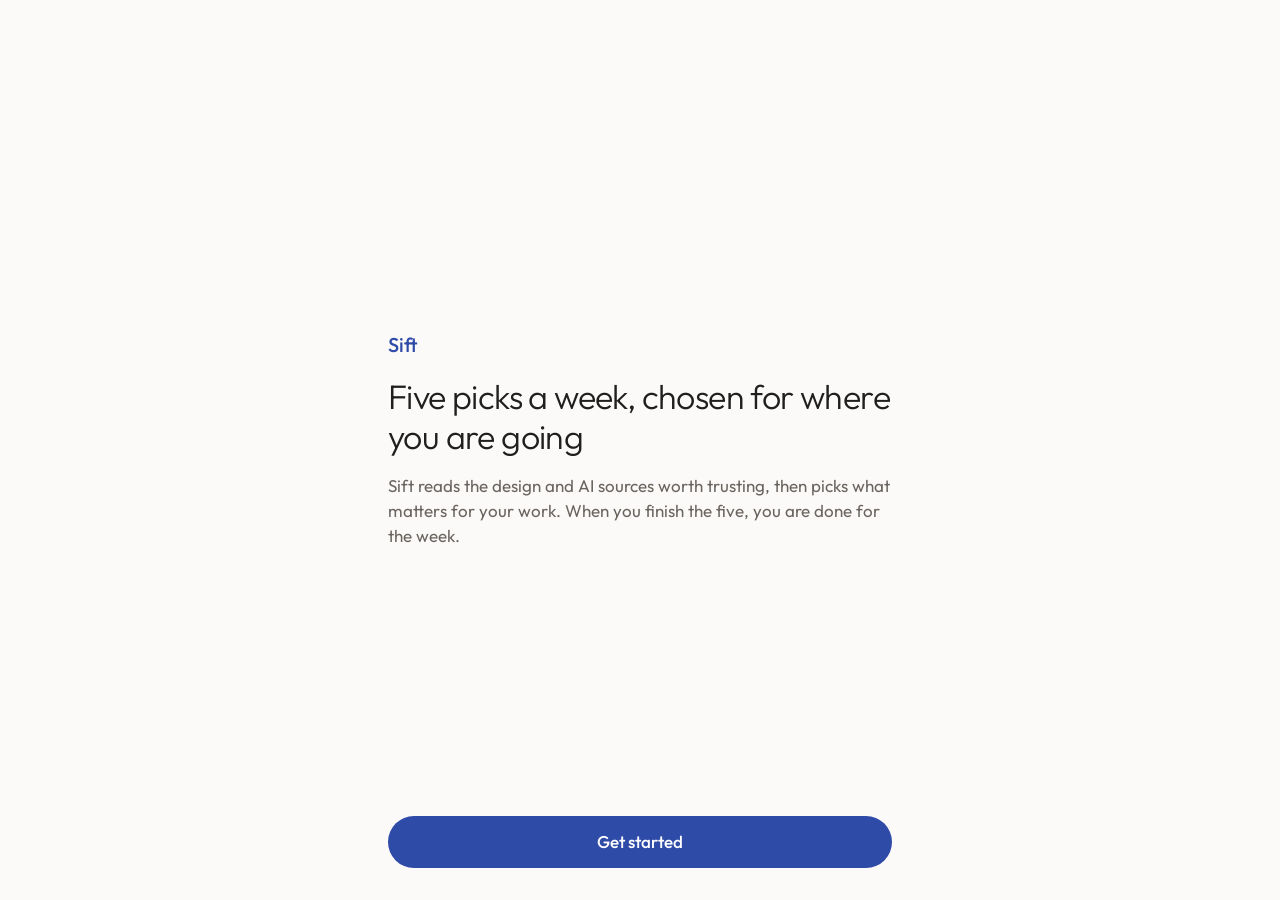
<file: index.html>
<!doctype html>
<html lang="en">
<head>
<meta charset="utf-8">
<meta name="viewport" content="width=device-width, initial-scale=1, viewport-fit=cover">
<title>Sift</title>
<meta name="description" content="Five design and AI reads a week, chosen for where you are going.">
<meta name="apple-mobile-web-app-capable" content="yes">
<meta name="mobile-web-app-capable" content="yes">
<meta name="apple-mobile-web-app-title" content="Sift">
<meta name="apple-mobile-web-app-status-bar-style" content="default">
<meta name="theme-color" content="#FCFAF8">
<link rel="apple-touch-icon" href="icon-180.png">
<link rel="icon" type="image/svg+xml" href="icon.svg">
<link rel="manifest" href="manifest.json">
<link rel="preconnect" href="https://fonts.googleapis.com">
<link rel="stylesheet" href="https://fonts.googleapis.com/css2?family=Outfit:wght@300;400;500&display=swap">
<link rel="stylesheet" href="design-system/tokens.css?v=2">
<style>
/* Colours, type and sizes come from design-system/tokens.css. Only app values live here. */
:root { --st: env(safe-area-inset-top, 0px); --sb: env(safe-area-inset-bottom, 0px); }
* { box-sizing: border-box; -webkit-tap-highlight-color: transparent; }
html, body { margin: 0; background: var(--bg); }
body { font-family: var(--font-sans); color: var(--ink); -webkit-font-smoothing: antialiased; }
button, input { font-family: inherit; }
a { color: var(--blue-text); }
:focus { outline: none; }
html.kbd :focus-visible { outline: 2px solid var(--primary); outline-offset: 2px; border-radius: 6px; }
.sr { position: absolute; width: 1px; height: 1px; overflow: hidden; clip: rect(0 0 0 0); white-space: nowrap; }

.screen { min-height: 100dvh; max-width: 560px; margin: 0 auto; display: flex; flex-direction: column; padding: calc(var(--top) + var(--st)) var(--gutter) calc(32px + var(--sb)); }
.screen.flow { padding-top: calc(56px + var(--st)); }
.screen.tabs { padding-bottom: calc(var(--size-nav) + 32px + var(--sb)); }
.grow { flex-grow: 1; }
h1 { margin: 0; color: var(--ink); }
.sub { margin: 6px 0 0; color: var(--muted); }
.lead-line { margin: 8px 0 0; color: var(--muted); }

.topbar { height: var(--size-round); display: flex; align-items: center; justify-content: space-between; flex-shrink: 0; }
.round { width: var(--size-round); height: var(--size-round); border-radius: var(--radius-pill); background: var(--chip); color: var(--ink); display: flex; align-items: center; justify-content: center; border: 0; text-decoration: none; cursor: pointer; flex-shrink: 0; }

.picks { margin-top: 16px; display: flex; flex-direction: column; }
.pickrow { text-decoration: none; color: inherit; display: flex; align-items: center; gap: 12px; padding: var(--row-pad) 0; border-bottom: 1px solid var(--line); }
.pickrow:last-child { border-bottom: 0; }
.pickrow .body { flex: 1; display: flex; flex-direction: column; gap: 6px; min-width: 0; }
.meta { display: flex; align-items: center; gap: var(--space-2); flex-wrap: wrap; color: var(--muted); }
.pickrow.read .t { color: var(--muted); }
.tagp { display: inline-flex; align-items: center; gap: 4px; padding: 2px 8px 2px 6px; border-radius: var(--radius-pill); background: var(--chip); color: var(--tag-text); }
.end { margin: 24px 0 0; text-align: center; color: var(--muted); }
.note { margin: 12px 0 0; padding: 12px 14px; border-radius: var(--radius-field); background: var(--tint); color: var(--tag-text); }
.tinted { padding: 18px 20px 20px; border-radius: var(--radius-block); background: var(--tint); }
.gistline { margin: 16px 0 0; padding: 16px 20px; border-radius: var(--radius-block); background: var(--tint); color: var(--ink); }
.pickrow { align-items: flex-start; }
.pickrow .chev { margin-top: 4px; }
.pickrow .g { color: var(--muted); }
.pickrow.read .g { color: var(--muted); }
.srclink { color: var(--blue-text); text-decoration: none; display: inline-flex; align-items: center; gap: 2px; }
.points.full { list-style: none; padding: 0; gap: 24px; margin-top: 12px; }
.points.full h3 { margin: 0 0 6px; font-weight: 500; }
.points.full p { margin: 0; }
.orig { margin: 16px auto 0; padding: 12px; color: var(--blue-text); text-decoration: none; display: inline-flex; align-items: center; gap: 6px; }

.btn { height: var(--size-button); flex-shrink: 0; border-radius: var(--radius-pill); display: flex; align-items: center; justify-content: center; text-decoration: none; cursor: pointer; width: 100%; }
.btn.primary { background: var(--primary); color: #fff; border: 0; }
.btn.secondary { background: var(--surface); color: var(--ink); border: 1px solid var(--border); font-weight: 400; }
.btn[disabled] { opacity: .4; cursor: default; }
.stack { display: flex; flex-direction: column; gap: var(--space-3); margin-top: var(--space-4); }

.options { margin-top: 20px; display: flex; flex-direction: column; }
.opt { all: unset; min-height: var(--size-option); padding: 10px 0; display: flex; align-items: center; gap: 12px; cursor: pointer; border-bottom: 1px solid var(--line); }
.opt:last-child { border-bottom: 0; }
html.kbd .opt:focus-visible { outline: 2px solid var(--primary); outline-offset: 2px; }
.opt .body { flex: 1; display: flex; flex-direction: column; gap: 2px; }
.opt[aria-checked="true"] .name { font-weight: 500; }
.seg { height: 44px; border-radius: var(--radius-pill); background: var(--chip); padding: 4px; display: grid; grid-template-columns: repeat(3, minmax(0, 1fr)); gap: 4px; }
.seg button { border: 0; border-radius: var(--radius-pill); background: transparent; color: var(--muted); cursor: pointer; }
.seg button[aria-checked="true"] { background: var(--surface); color: var(--ink); font-weight: 500; }
.label { display: block; color: var(--muted); }
.chips { display: flex; flex-wrap: wrap; gap: var(--space-2); margin-top: 10px; }
.chipb { height: var(--size-chip); padding: 0 14px 0 10px; border-radius: var(--radius-pill); display: inline-flex; align-items: center; gap: 6px; cursor: pointer; background: var(--surface); border: 1px solid var(--border); color: var(--ink); }
.chipb[aria-pressed="true"] { background: var(--soft); border-color: var(--soft); color: var(--blue-text); font-weight: 500; }
.field { margin-top: 10px; height: 48px; width: 100%; border-radius: var(--radius-field); border: 1px solid var(--border); background: var(--surface); padding: 0 16px; font-size: 17px; color: var(--ink); }

.section { margin-top: var(--space-4); }
.section h2 { margin: 0; color: var(--muted); font-weight: 500; }
.section h2.blue { color: var(--blue-text); }
.section p { margin: 8px 0 0; }
.points { margin: 8px 0 0; padding: 0 0 0 20px; display: flex; flex-direction: column; gap: 10px; }
.hair { height: 1px; background: var(--line); margin-top: var(--space-4); }

.rows { margin-top: 12px; display: flex; flex-direction: column; }
.row { text-decoration: none; color: inherit; display: flex; align-items: center; gap: 12px; min-height: 56px; padding: 10px 0; border-bottom: 1px solid var(--line); background: none; border-left: 0; border-right: 0; border-top: 0; text-align: left; width: 100%; cursor: pointer; font: inherit; }
.row:last-child { border-bottom: 0; }
.row .body { flex: 1; display: flex; flex-direction: column; gap: 2px; min-width: 0; }
.row .val { color: var(--muted); }
.danger { margin: 32px auto 0; background: none; border: 0; color: var(--danger); cursor: pointer; padding: 12px; }

nav.tabbar { position: fixed; left: 0; right: 0; bottom: 0; background: var(--bg); padding-bottom: var(--sb); z-index: 10; }
nav.tabbar .in { max-width: 560px; margin: 0 auto; height: var(--size-nav); padding: 0 var(--gutter); display: flex; align-items: center; justify-content: space-between; }
nav.tabbar a { width: 96px; height: 52px; display: flex; flex-direction: column; align-items: center; justify-content: center; gap: 3px; color: var(--muted); text-decoration: none; }
nav.tabbar a[aria-current="page"] { color: var(--blue-text); font-weight: 500; }

.welcome .mark { color: var(--primary); font-size: 20px; line-height: 24px; font-weight: 500; letter-spacing: -0.2px; }
.welcome h1 { margin-top: 20px; }
.welcome p { margin: 16px 0 0; color: var(--muted); }
.loading { color: var(--muted); padding: 120px 28px; text-align: center; }
</style>
</head>
<body>
<main id="app"><p class="loading small">Loading this week</p></main>
<nav class="tabbar" id="tabbar" aria-label="Main" hidden></nav>

<script type="module">
import { pickFive, recommendTopics } from './pick.js?v=2'

const ICON = {
  back: '<svg aria-hidden="true" width="20" height="20" viewBox="0 0 24 24" fill="none" stroke="currentColor" stroke-width="2" stroke-linecap="round" stroke-linejoin="round"><path d="M15 5l-7 7 7 7"/></svg>',
  chev: '<svg aria-hidden="true" width="14" height="14" viewBox="0 0 24 24" fill="none" stroke="var(--muted)" stroke-width="1.6" stroke-linecap="round" stroke-linejoin="round" style="flex-shrink:0"><path d="M9 5l7 7-7 7"/></svg>',
  read: '<svg role="img" aria-label="Read" width="20" height="20" viewBox="0 0 24 24" fill="none" stroke="var(--primary)" stroke-width="1.8" stroke-linecap="round" stroke-linejoin="round" style="flex-shrink:0"><circle cx="12" cy="12" r="9"/><path d="M8 12.5l2.5 2.5L16 9.5"/></svg>',
  try: '<svg aria-hidden="true" width="12" height="12" viewBox="0 0 24 24" fill="none" stroke="currentColor" stroke-width="2" stroke-linecap="round" stroke-linejoin="round"><path d="M5.5 4.5l13 7-5.5 1.8L11 19.5z"/></svg>',
  know: '<svg aria-hidden="true" width="12" height="12" viewBox="0 0 24 24" fill="none" stroke="currentColor" stroke-width="2" stroke-linecap="round" stroke-linejoin="round"><path d="M2 12s3.5-6 10-6 10 6 10 6-3.5 6-10 6S2 12 2 12z"/><circle cx="12" cy="12" r="2.5"/></svg>',
  on: '<svg aria-hidden="true" width="24" height="24" viewBox="0 0 24 24" style="flex-shrink:0"><circle cx="12" cy="12" r="11" fill="var(--primary)"/><path d="M7.5 12.5l3 3 6-6.5" fill="none" stroke="#fff" stroke-width="2" stroke-linecap="round" stroke-linejoin="round"/></svg>',
  off: '<svg aria-hidden="true" width="24" height="24" viewBox="0 0 24 24" style="flex-shrink:0"><circle cx="12" cy="12" r="10.5" fill="none" stroke="var(--ring)" stroke-width="1.5"/></svg>',
  check: '<svg aria-hidden="true" width="16" height="16" viewBox="0 0 24 24" fill="none" stroke="currentColor" stroke-width="2.2" stroke-linecap="round" stroke-linejoin="round"><path d="M5 12.5l4.5 4.5L19 7.5"/></svg>',
  plus: '<svg aria-hidden="true" width="16" height="16" viewBox="0 0 24 24" fill="none" stroke="currentColor" stroke-width="2" stroke-linecap="round"><path d="M12 5v14M5 12h14"/></svg>',
  ext: '<svg aria-hidden="true" width="12" height="12" viewBox="0 0 24 24" fill="none" stroke="currentColor" stroke-width="2" stroke-linecap="round" stroke-linejoin="round"><path d="M7 17L17 7M9 7h8v8"/></svg>',
  week: '<svg aria-hidden="true" width="22" height="22" viewBox="0 0 24 24" fill="none" stroke="currentColor" stroke-width="1.6" stroke-linecap="round" stroke-linejoin="round"><path d="M4 6h16M4 12h16M4 18h10"/></svg>',
  past: '<svg aria-hidden="true" width="22" height="22" viewBox="0 0 24 24" fill="none" stroke="currentColor" stroke-width="1.6" stroke-linecap="round" stroke-linejoin="round"><rect x="3" y="4" width="18" height="5" rx="1.5"/><path d="M5 9v9a2 2 0 0 0 2 2h10a2 2 0 0 0 2-2V9M10 13h4"/></svg>',
  gear: '<svg aria-hidden="true" width="22" height="22" viewBox="0 0 24 24" fill="none" stroke="currentColor" stroke-width="1.6" stroke-linecap="round" stroke-linejoin="round"><circle cx="12" cy="12" r="3"/><path d="M19.4 15a1.7 1.7 0 0 0 .3 1.8l.1.1a2 2 0 1 1-2.8 2.8l-.1-.1a1.7 1.7 0 0 0-1.8-.3 1.7 1.7 0 0 0-1 1.5V21a2 2 0 1 1-4 0v-.1a1.7 1.7 0 0 0-1.1-1.5 1.7 1.7 0 0 0-1.8.3l-.1.1a2 2 0 1 1-2.8-2.8l.1-.1a1.7 1.7 0 0 0 .3-1.8 1.7 1.7 0 0 0-1.5-1H3a2 2 0 1 1 0-4h.1a1.7 1.7 0 0 0 1.5-1.1 1.7 1.7 0 0 0-.3-1.8l-.1-.1a2 2 0 1 1 2.8-2.8l.1.1a1.7 1.7 0 0 0 1.8.3H9a1.7 1.7 0 0 0 1-1.5V3a2 2 0 1 1 4 0v.1a1.7 1.7 0 0 0 1 1.5 1.7 1.7 0 0 0 1.8-.3l.1-.1a2 2 0 1 1 2.8 2.8l-.1.1a1.7 1.7 0 0 0-.3 1.8V9a1.7 1.7 0 0 0 1.5 1H21a2 2 0 1 1 0 4h-.1a1.7 1.7 0 0 0-1.5 1z"/></svg>'
}
const YEARS = [['under3', 'Under 3'], ['3to8', '3 to 8'], ['over8', 'Over 8']]

// Saved on the phone. Wrapped so a private window or a full disk never breaks the app.
const KEY = 'sift.v1'
let state = { user: null, read: {}, picks: {} }
try { state = { ...state, ...JSON.parse(localStorage.getItem(KEY) || '{}') } } catch {}
const save = () => { try { localStorage.setItem(KEY, JSON.stringify(state)) } catch {} }

const esc = (s) => String(s ?? '').replace(/[&<>"']/g, (c) => ({ '&': '&amp;', '<': '&lt;', '>': '&gt;', '"': '&quot;', "'": '&#39;' }[c]))
const app = document.getElementById('app')
const tabbar = document.getElementById('tabbar')
let meta, index, latest
const weeks = {}
let draft = null

async function getJSON(url) {
  const res = await fetch(url, { cache: 'no-cache' })
  if (!res.ok) throw new Error(url)
  return res.json()
}
async function loadWeek(id) {
  if (id === 'latest' || id === latest.week) return latest
  if (!weeks[id]) weeks[id] = await getJSON(`data/weeks/${id}.json`)
  return weeks[id]
}

// Dates
const MONTHS = ['Jan', 'Feb', 'Mar', 'Apr', 'May', 'Jun', 'Jul', 'Aug', 'Sep', 'Oct', 'Nov', 'Dec']
function weekRange(pool) {
  if (pool.sample) return 'Sample week'
  const start = new Date(pool.created)
  const day = (start.getUTCDay() + 6) % 7
  start.setUTCDate(start.getUTCDate() - day)
  const end = new Date(start); end.setUTCDate(start.getUTCDate() + 6)
  const a = `${MONTHS[start.getUTCMonth()]} ${start.getUTCDate()}`
  const b = start.getUTCMonth() === end.getUTCMonth() ? `${end.getUTCDate()}` : `${MONTHS[end.getUTCMonth()]} ${end.getUTCDate()}`
  return `${a} to ${b}`
}

function picksFor(pool) {
  if (!state.picks[pool.week]) { state.picks[pool.week] = pickFive(pool, state.user, meta); save() }
  return state.picks[pool.week]
}
const isRead = (week, id) => !!state.read[week]?.[id]
const readCount = (pool) => picksFor(pool).filter((p) => isRead(pool.week, p.id)).length
function setRead(week, id, on) {
  state.read[week] = state.read[week] || {}
  if (on) state.read[week][id] = true; else delete state.read[week][id]
  save()
}

function tabs(current) {
  if (!current) { tabbar.hidden = true; return }
  tabbar.hidden = false
  const t = (href, key, label, icon) => `<a href="${href}" class="tab"${current === key ? ' aria-current="page"' : ''}>${icon}${label}</a>`
  tabbar.innerHTML = `<div class="in">${t('#/week', 'week', 'This week', ICON.week)}${t('#/past', 'past', 'Past weeks', ICON.past)}${t('#/settings', 'settings', 'Settings', ICON.gear)}</div>`
}
const tag = (kind) => `<span class="tagp tag">${kind === 'try' ? ICON.try + 'Try it' : ICON.know + 'Know it'}</span>`

// Screens
function viewWelcome() {
  tabs(null)
  app.innerHTML = `<div class="screen welcome">
    <div class="grow"></div>
    <span class="mark">Sift</span>
    <h1 class="hero">Five picks a week, chosen for where you are going</h1>
    <p class="body">Sift reads the design and AI sources worth trusting, then picks what matters for your work. When you finish the five, you are done for the week.</p>
    <div class="grow"></div>
    <a class="btn primary button" href="#/role">Get started</a>
  </div>`
}

function startDraft() {
  if (!draft) draft = state.user ? JSON.parse(JSON.stringify(state.user)) : { role: null, years: null, goal: null, topics: null, keywords: [] }
}
function step(n, back, edit) {
  return `<div class="topbar"><a class="round" href="${back}" aria-label="Back">${ICON.back}</a>${edit ? '' : `<span class="small" style="color:var(--muted)">Step ${n} of 3</span>`}</div>`
}
function optionList(items, value, name) {
  return `<div class="options" role="radiogroup" aria-label="${name}">${items.map((it) => `<button type="button" class="opt" role="radio" data-v="${it.id}" aria-checked="${it.id === value}"><span class="body"><span class="name pick">${esc(it.name)}</span>${it.hint ? `<span class="small" style="color:var(--muted)">${esc(it.hint)}</span>` : ''}</span>${it.id === value ? ICON.on : ICON.off}</button>`).join('')}</div>`
}
function wireOptions(onPick) {
  app.querySelectorAll('.opt').forEach((b) => b.addEventListener('click', () => onPick(b.dataset.v)))
}

function viewRole(edit) {
  startDraft(); tabs(null)
  app.innerHTML = `<div class="screen flow">
    ${step(1, edit ? '#/settings' : '#/start', edit)}
    <h1 class="title" style="margin-top:32px">What do you do?</h1>
    <p class="lead-line lead">Your role sets which kinds of reads come first.</p>
    ${optionList(meta.roles, draft.role, 'Role')}
    <div style="margin-top:28px;display:flex;flex-direction:column;gap:10px">
      <span class="label small" id="yl">Years in the field</span>
      <div class="seg lead" role="radiogroup" aria-labelledby="yl">${YEARS.map(([v, l]) => `<button type="button" role="radio" data-y="${v}" aria-checked="${draft.years === v}">${l}</button>`).join('')}</div>
    </div>
    <div class="grow" style="min-height:32px"></div>
    ${draft.role ? `<a class="btn primary button" href="${edit ? '#/settings' : '#/goal'}" id="next">${edit ? 'Save' : 'Continue'}</a>` : '<button class="btn primary button" disabled>Continue</button>'}
  </div>`
  wireOptions((v) => { if (draft.role !== v && !edit) draft.topics = null; draft.role = v; viewRole(edit) })
  app.querySelectorAll('[data-y]').forEach((b) => b.addEventListener('click', () => { draft.years = b.dataset.y; viewRole(edit) }))
  if (edit && draft.role) document.getElementById('next').addEventListener('click', commit)
}

function viewGoal(edit) {
  startDraft(); tabs(null)
  app.innerHTML = `<div class="screen flow">
    ${step(2, edit ? '#/settings' : '#/role', edit)}
    <h1 class="title" style="margin-top:32px">Where do you want to go?</h1>
    <p class="lead-line lead">Sift leans toward what you will need next, not only what you do today.</p>
    ${optionList(meta.goals, draft.goal, 'Goal')}
    <div class="grow" style="min-height:32px"></div>
    ${draft.goal ? `<a class="btn primary button" href="${edit ? '#/settings' : '#/topics'}" id="next">${edit ? 'Save' : 'Continue'}</a>` : '<button class="btn primary button" disabled>Continue</button>'}
  </div>`
  wireOptions((v) => { if (draft.goal !== v && !edit) draft.topics = null; draft.goal = v; viewGoal(edit) })
  if (edit && draft.goal) document.getElementById('next').addEventListener('click', commit)
}

function viewTopics(edit) {
  startDraft(); tabs(null)
  if (!draft.goal) { location.hash = '#/goal'; return }
  if (!draft.topics) draft.topics = recommendTopics(meta, draft.role, draft.goal)
  const ROLE = { designer: 'product designer', pm: 'product manager', researcher: 'UX researcher', lead: 'design or product lead' }
  const GOAL = { grow: 'growing in their role', ai: 'moving into AI product design', lead: 'stepping up to lead a team' }
  const who = ROLE[draft.role] ? `${draft.years === 'over8' ? 'senior ' : ''}${ROLE[draft.role]}` : 'you'
  const intro = `Picked for ${who === 'you' ? 'you' : 'a ' + who}${GOAL[draft.goal] ? ' ' + GOAL[draft.goal] : ''}. Change anything.`
  const chip = (t, on) => `<button type="button" class="chipb lead" aria-pressed="${on}" data-t="${t.id}">${on ? ICON.check : ICON.plus}${esc(t.name)}</button>`
  const chosen = draft.topics.map((id) => meta.topics.find((t) => t.id === id)).filter(Boolean)
  const others = meta.topics.filter((t) => !draft.topics.includes(t.id))
  app.innerHTML = `<div class="screen flow">
    ${step(3, edit ? '#/settings' : '#/goal', edit)}
    <h1 class="title" style="margin-top:32px">Your topics</h1>
    <p class="lead-line lead">${edit ? 'Three picks a week come from these. Change anything.' : esc(intro)}</p>
    <div class="chips" role="group" aria-label="Your topics">${chosen.map((t) => chip(t, true)).join('')}</div>
    <span class="label small" style="margin-top:24px">More to add</span>
    <div class="chips" role="group" aria-label="More topics">${others.map((t) => chip(t, false)).join('')}</div>
    <label class="label small" for="kw" style="margin-top:24px">Your own keywords</label>
    <input class="field" id="kw" type="text" autocomplete="off" placeholder="Like checkout or loyalty" value="${esc((draft.keywords || []).join(', '))}">
    <div class="grow" style="min-height:32px"></div>
    <button type="button" class="btn primary button" id="done"${draft.topics.length ? '' : ' disabled'}>${edit ? 'Save' : 'Start my first week'}</button>
  </div>`
  const kw = document.getElementById('kw')
  const keepKw = () => { draft.keywords = kw.value.split(',').map((s) => s.trim()).filter(Boolean) }
  app.querySelectorAll('[data-t]').forEach((b) => b.addEventListener('click', () => {
    keepKw()
    const id = b.dataset.t
    draft.topics = draft.topics.includes(id) ? draft.topics.filter((t) => t !== id) : [...draft.topics, id]
    viewTopics(edit)
    app.querySelector(`[data-t="${id}"]`)?.focus()
  }))
  document.getElementById('done').addEventListener('click', () => { keepKw(); commit(); location.hash = edit ? '#/settings' : '#/week' })
}

// Saving settings picks the current week again. Past weeks keep their picks.
function commit() {
  state.user = draft
  draft = null
  delete state.picks[latest.week]
  save()
}

function pickRows(pool, base) {
  return picksFor(pool).map((p) => {
    const it = pool.items.find((i) => i.id === p.id)
    if (!it) return ''
    const read = isRead(pool.week, p.id)
    return `<a class="pickrow${read ? ' read' : ''}" href="${base}/${encodeURIComponent(p.id)}"><span class="body"><span class="meta"><span class="small">${esc(p.label)} · ${esc(it.source)}</span>${tag(it.kind)}</span><span class="t pick">${esc(it.title)}</span>${it.gist ? `<span class="g lead">${esc(it.gist)}</span>` : ''}</span><span class="chev">${read ? ICON.read : ICON.chev}</span></a>`
  }).join('')
}

async function viewWeek(id) {
  const pool = await loadWeek(id || 'latest')
  const past = !!id && pool !== latest
  tabs(past ? 'past' : 'week')
  const picks = picksFor(pool)
  const n = readCount(pool)
  const done = n === picks.length && picks.length > 0
  app.innerHTML = `<div class="screen tabs">
    ${past ? `<div class="topbar" style="margin:-8px 0 20px"><a class="round" href="#/past" aria-label="Back to past weeks">${ICON.back}</a></div>` : ''}
    <h1 class="title">${past ? esc(weekRange(pool)) : 'This week'}</h1>
    <p class="sub small">${past ? '' : `${esc(weekRange(pool))} · `}${n} of ${picks.length} read</p>
    ${pool.sample && !past ? '<p class="note small">These are sample picks from real articles. Your first real week arrives after the Monday run.</p>' : ''}
    ${pool.brief ? `<section class="section tinted" style="margin-top:24px"><h2 class="small blue">The week in short</h2><p class="body">${esc(pool.brief)}</p></section><h2 class="small" style="margin:28px 0 0;color:var(--muted);font-weight:500">Your five</h2>` : ''}
    <div class="picks"${pool.brief ? ' style="margin-top:4px"' : ''}>${pickRows(pool, past ? `#/past/${pool.week}` : '#/item')}</div>
    <p class="end small">${done ? 'All five read. See you on Monday.' : past ? 'That was the week.' : 'That\'s all for this week. New picks on Monday.'}</p>
  </div>`
}

async function viewItem(weekId, itemId) {
  const pool = await loadWeek(weekId)
  const past = pool !== latest
  const p = picksFor(pool).find((x) => x.id === itemId)
  const it = pool.items.find((i) => i.id === itemId)
  const back = past ? `#/past/${pool.week}` : '#/week'
  if (!p || !it) { location.hash = back; return }
  tabs(null)
  const read = isRead(pool.week, it.id)
  const story = it.detail?.points?.length
    ? `<section class="section"><h2 class="small">The full story</h2><div class="points full">${it.detail.points.map((pt) => `<div><h3 class="pick">${esc(pt.head)}</h3><p class="body">${esc(pt.text)}</p></div>`).join('')}</div></section>`
    : `<section class="section"><h2 class="small">In short</h2><ul class="points body">${it.summary.map((x) => `<li>${esc(x)}</li>`).join('')}</ul></section>`
  app.innerHTML = `<div class="screen flow">
    <a class="round" href="${back}" aria-label="Back">${ICON.back}</a>
    <div class="meta" style="margin-top:28px"><span class="small">${esc(p.label)} · <a class="srclink" href="${esc(it.url)}" target="_blank" rel="noopener">${esc(it.source)}${ICON.ext}<span class="sr">, opens the original</span></a></span>${tag(it.kind)}</div>
    <h1 class="title" style="margin-top:10px">${esc(it.title)}</h1>
    ${it.mentions > 1 ? `<p class="sub small">Covered by ${it.mentions} sources this week</p>` : ''}
    ${it.gist ? `<p class="gistline body">${esc(it.gist)}</p>` : ''}
    ${p.why ? `<section class="section"><h2 class="small blue">Why you</h2><p class="body">${esc(p.why)}</p></section>` : ''}
    <div class="hair"></div>
    ${story}
    ${it.detail?.takeaway ? `<div class="hair"></div><section class="section"><h2 class="small blue">What you can do</h2><p class="body">${esc(it.detail.takeaway)}</p></section>` : ''}
    <div class="grow" style="min-height:40px"></div>
    <button type="button" class="btn ${read ? 'secondary' : 'primary'} button" id="mark">${read ? 'Mark as unread' : 'Done reading'}</button>
    <a class="orig lead" href="${esc(it.url)}" target="_blank" rel="noopener">Read the original on ${esc(it.source)}${ICON.ext}</a>
  </div>`
  document.getElementById('mark').addEventListener('click', () => { setRead(pool.week, it.id, !read); location.hash = back })
}

async function viewPast() {
  tabs('past')
  const ids = (index.weeks || []).filter((w) => w !== latest.week)
  const pools = []
  for (const w of ids) { try { pools.push(await loadWeek(w)) } catch {} }
  app.innerHTML = `<div class="screen tabs">
    <h1 class="title">Past weeks</h1>
    ${pools.length ? `<div class="rows">${pools.map((pl) => `<a class="row" href="#/past/${pl.week}"><span class="body"><span class="pick">${esc(weekRange(pl))}</span><span class="small val">${readCount(pl)} of ${picksFor(pl).length} read</span></span>${ICON.chev}</a>`).join('')}</div>`
      : '<p class="sub lead" style="margin-top:12px">Your past weeks show here once a new week arrives. Each one keeps its five picks.</p>'}
  </div>`
}

function viewSettings() {
  tabs('settings')
  draft = null
  const u = state.user
  const role = meta.roles.find((r) => r.id === u.role)?.name
  const years = YEARS.find(([v]) => v === u.years)?.[1]
  const roleLine = years ? `${role}, ${years.toLowerCase()} years` : role
  const goal = meta.goals.find((g) => g.id === u.goal)?.name
  const topics = u.topics.map((id) => meta.topics.find((t) => t.id === id)?.name).filter(Boolean)
  const sourceNames = (latest.sources || []).map((x) => x.name)
  const row = (href, name, val) => `<a class="row" href="${href}"><span class="body"><span class="pick">${name}</span><span class="small val">${esc(val)}</span></span>${ICON.chev}</a>`
  app.innerHTML = `<div class="screen tabs">
    <h1 class="title">Settings</h1>
    <div class="rows">
      ${row('#/role/edit', 'Role', roleLine)}
      ${row('#/goal/edit', 'Goal', goal)}
      ${row('#/topics/edit', 'Topics', topics.length + ' topics' + (u.keywords?.length ? `, ${u.keywords.length} keyword${u.keywords.length > 1 ? 's' : ''}` : ''))}
    </div>
    <section class="section"><h2 class="small">How Sift picks</h2>
      <p class="body">Every Monday Sift reads ${sourceNames.length || 13} trusted sources, merges stories that several of them cover and has AI summarise each one. On your phone it then picks five for you. Three from your topics, the one big story of the week, and one from outside your topics so your reading does not narrow over time.</p>
      <p class="small" style="color:var(--muted)">Summaries are a guide. The article is always the source.</p>
    </section>
    ${sourceNames.length ? `<section class="section"><h2 class="small">Sources</h2><p class="body">${esc(sourceNames.join(', '))}</p></section>` : ''}
    <div class="rows" style="margin-top:20px">
      <a class="row" href="design-system/"><span class="body"><span class="pick">Design system</span></span>${ICON.chev}</a>
    </div>
    <button type="button" class="danger button" id="reset">Start over</button>
  </div>`
  document.getElementById('reset').addEventListener('click', () => {
    if (!confirm('Start over? Your settings and read marks on this phone are removed.')) return
    state = { user: null, read: {}, picks: {} }; save(); location.hash = '#/start'
  })
}

async function route() {
  const parts = location.hash.replace(/^#\/?/, '').split('/').filter(Boolean).map(decodeURIComponent)
  const [a, b, c] = parts
  window.scrollTo(0, 0)
  try {
    if (!state.user && !['start', 'role', 'goal', 'topics'].includes(a)) { location.hash = '#/start'; return }
    if (a === 'start') return viewWelcome()
    if (a === 'role') return viewRole(b === 'edit')
    if (a === 'goal') return viewGoal(b === 'edit')
    if (a === 'topics') return viewTopics(b === 'edit')
    if (a === 'item' && b) return viewItem('latest', b)
    if (a === 'past' && b && c) return viewItem(b, c)
    if (a === 'past' && b) return viewWeek(b)
    if (a === 'past') return viewPast()
    if (a === 'settings') return viewSettings()
    return viewWeek()
  } catch (e) {
    console.error(e)
    tabs(null)
    app.innerHTML = '<div class="screen"><h1 class="title">Could not load this week</h1><p class="sub lead">Check the connection and try again.</p><div class="grow"></div><button class="btn primary button" onclick="location.reload()">Try again</button></div>'
  }
}

async function boot() {
  try {
    ;[meta, index, latest] = await Promise.all([getJSON('data/topics.json'), getJSON('data/index.json'), getJSON('data/latest.json')])
  } catch (e) {
    app.innerHTML = '<div class="screen"><h1 class="title">Could not load Sift</h1><p class="sub lead">Check the connection and try again.</p><div class="grow"></div><button class="btn primary button" onclick="location.reload()">Try again</button></div>'
    return
  }
  addEventListener('hashchange', route)
  route()
}
// Focus rings show for keyboard use only, not after a tap.
addEventListener('keydown', (e) => { if (e.key === 'Tab') document.documentElement.classList.add('kbd') })
addEventListener('pointerdown', () => document.documentElement.classList.remove('kbd'))
boot()
if ('serviceWorker' in navigator && location.protocol === 'https:') navigator.serviceWorker.register('sw.js')
</script>
</body>
</html>
</file>
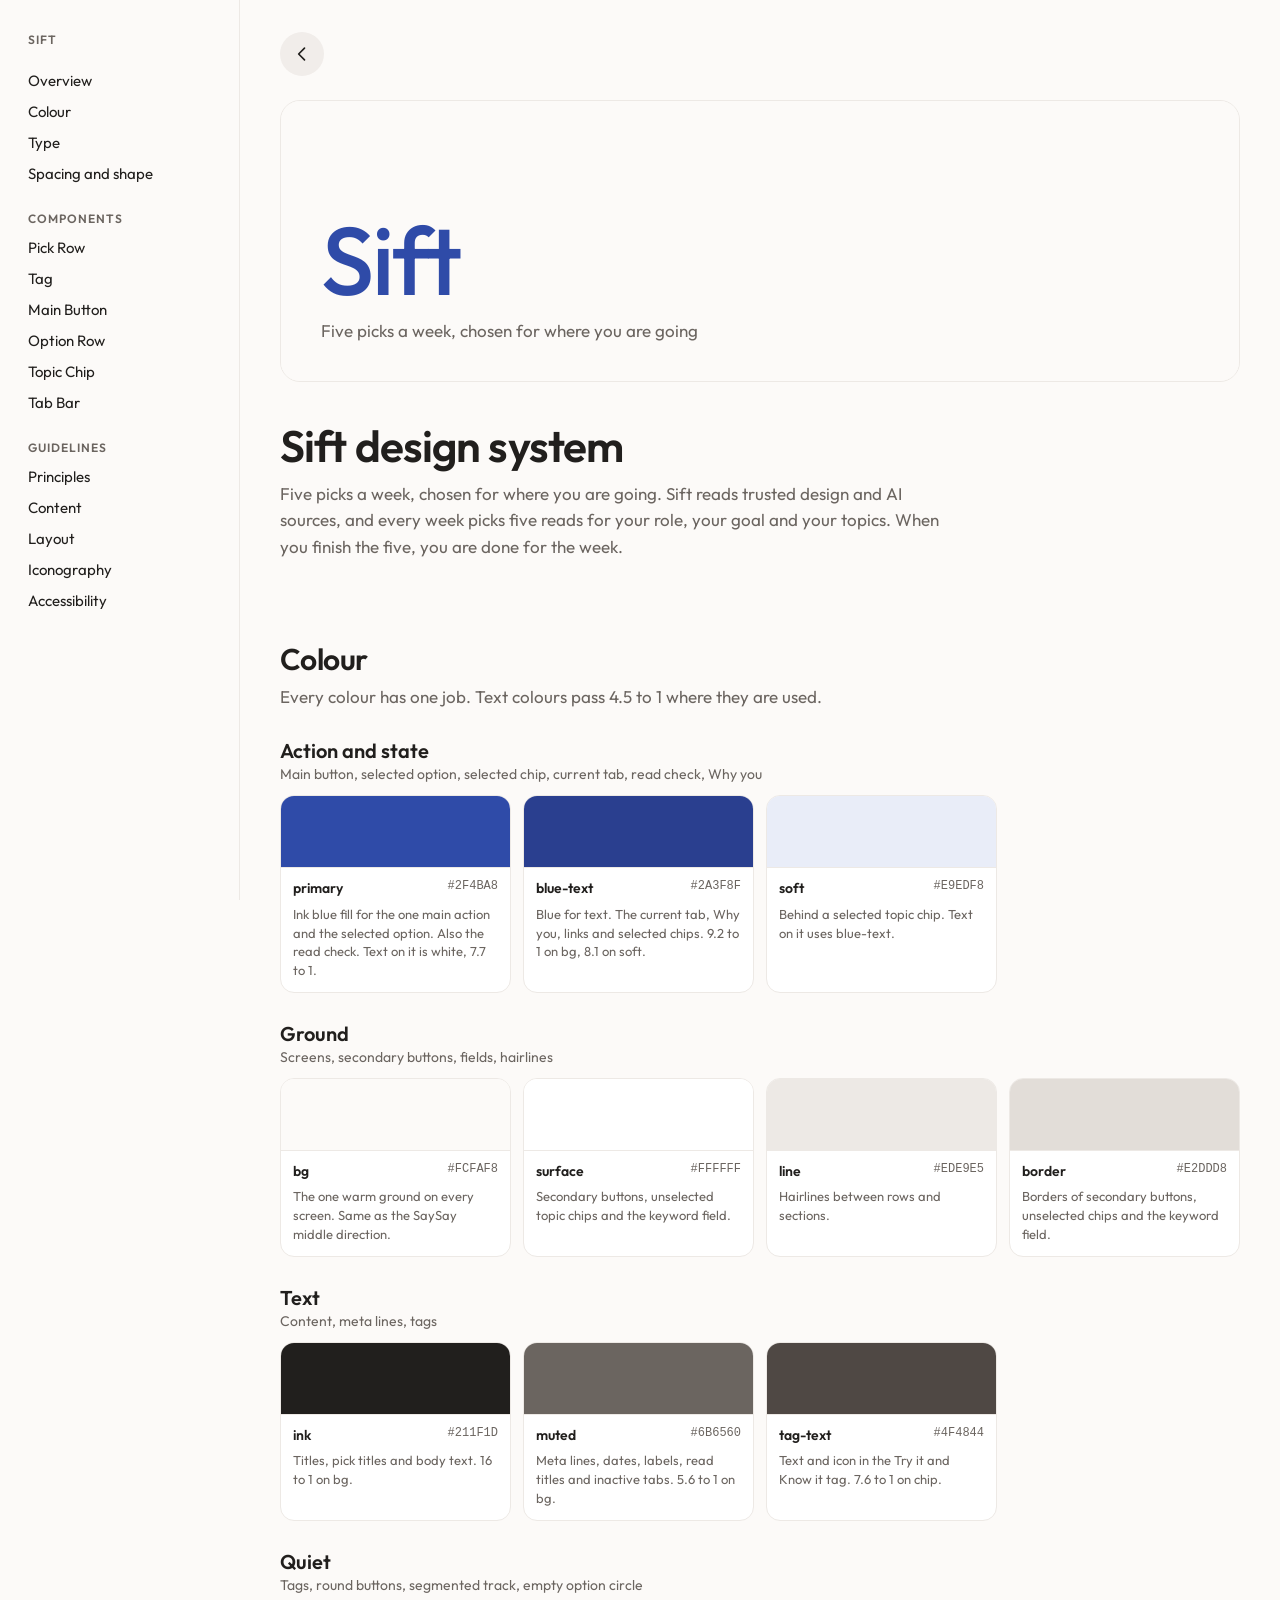
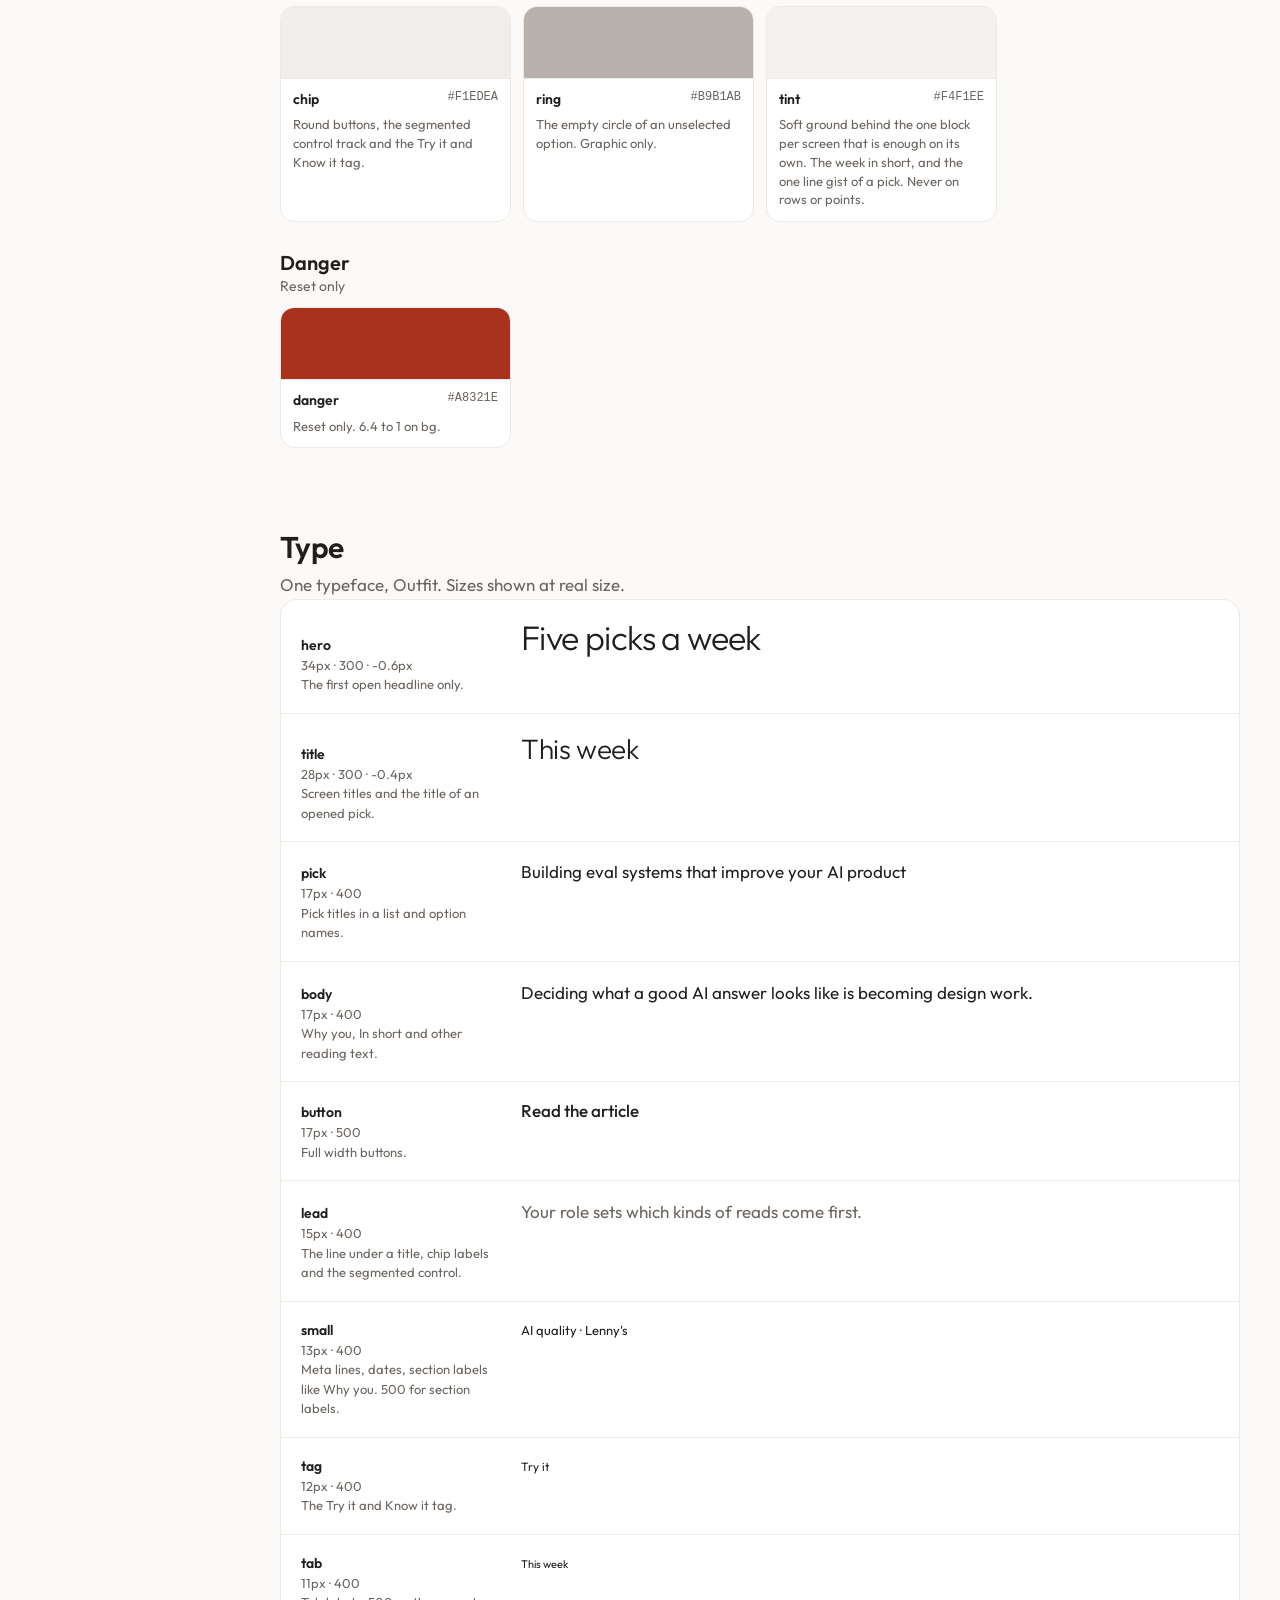
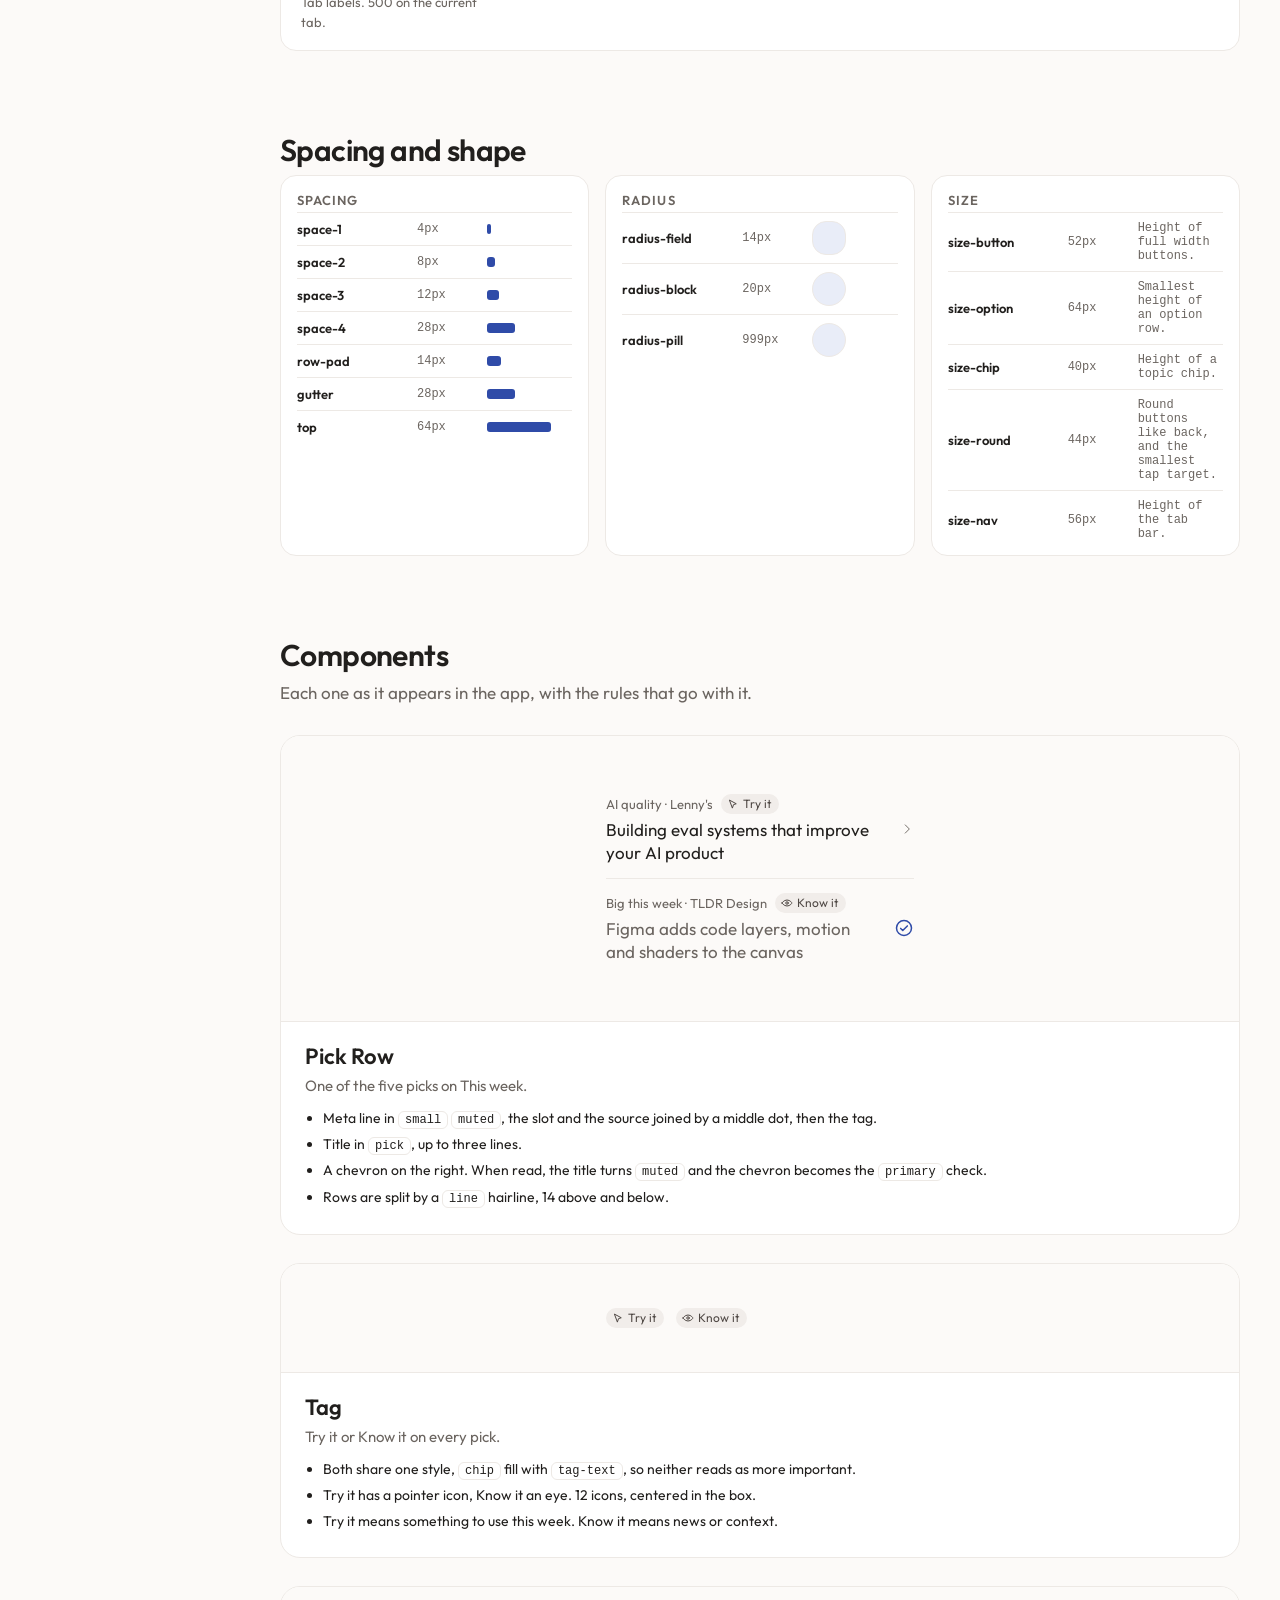
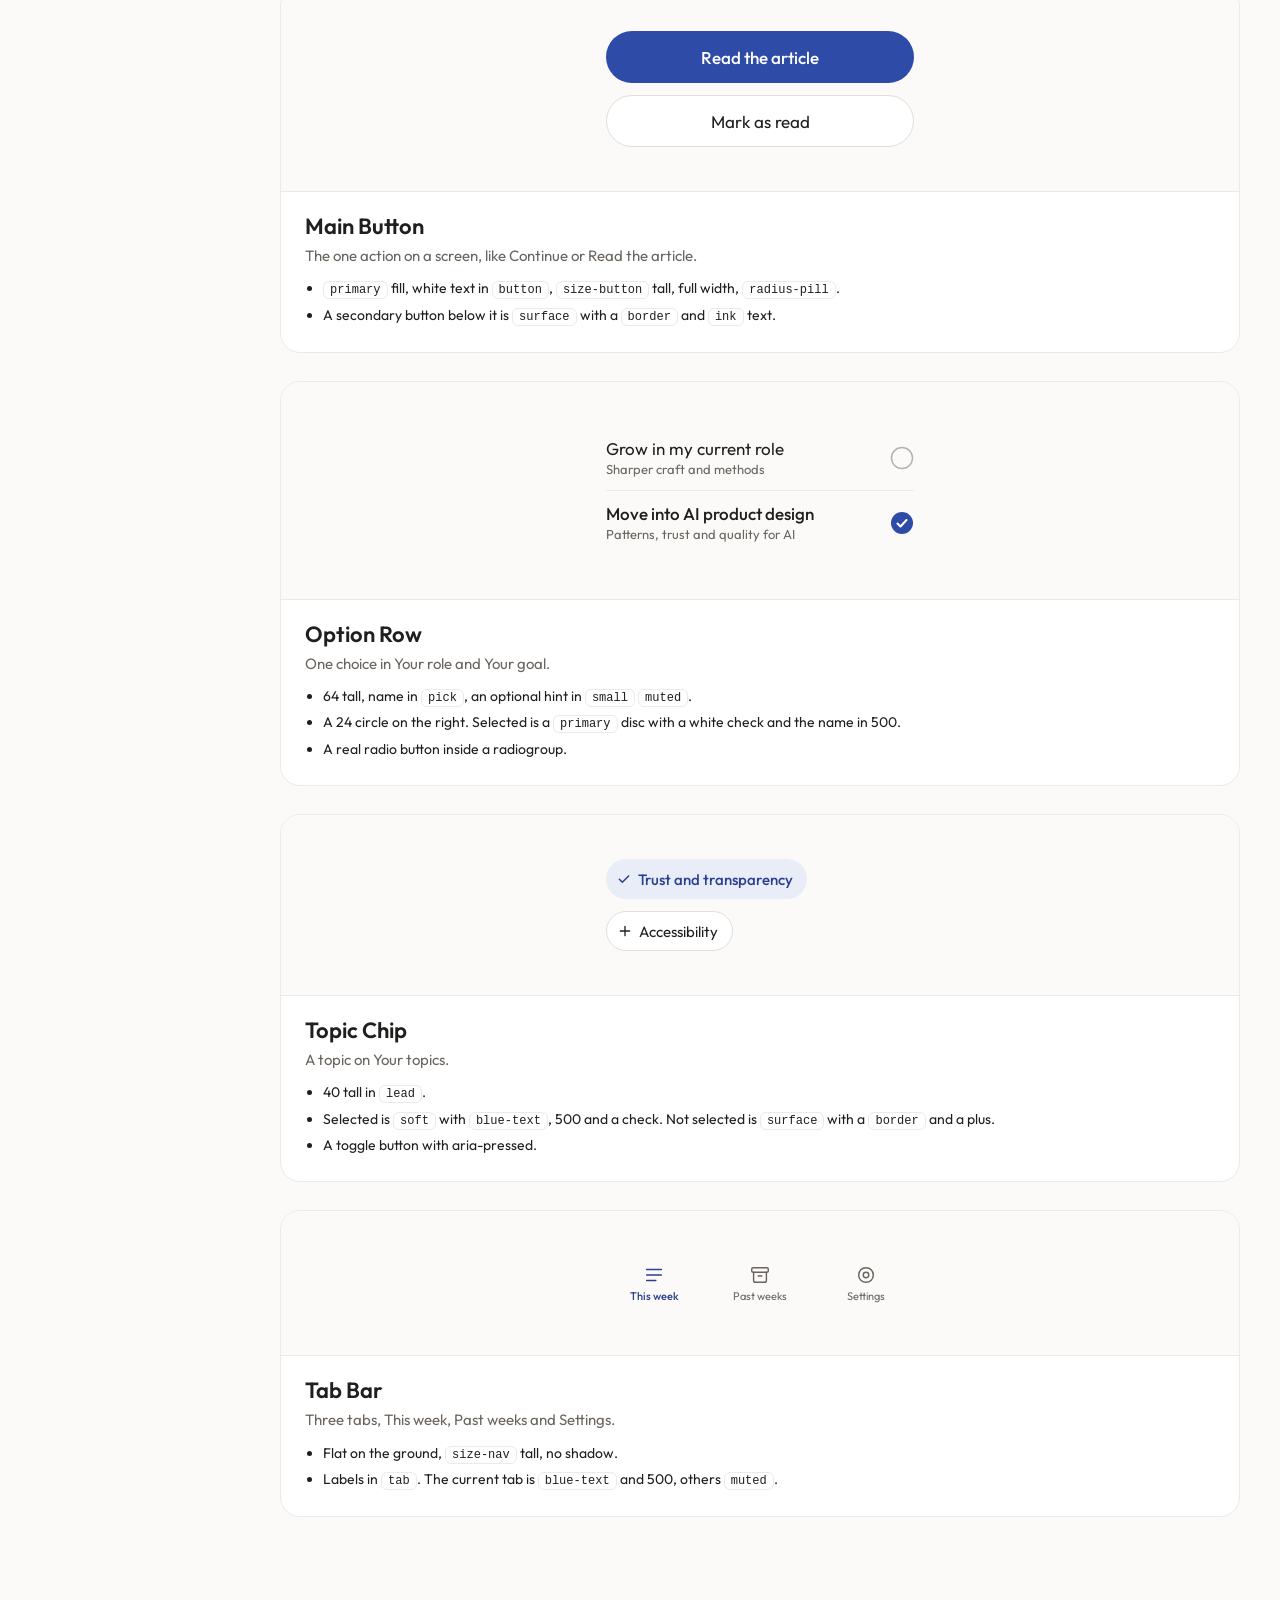
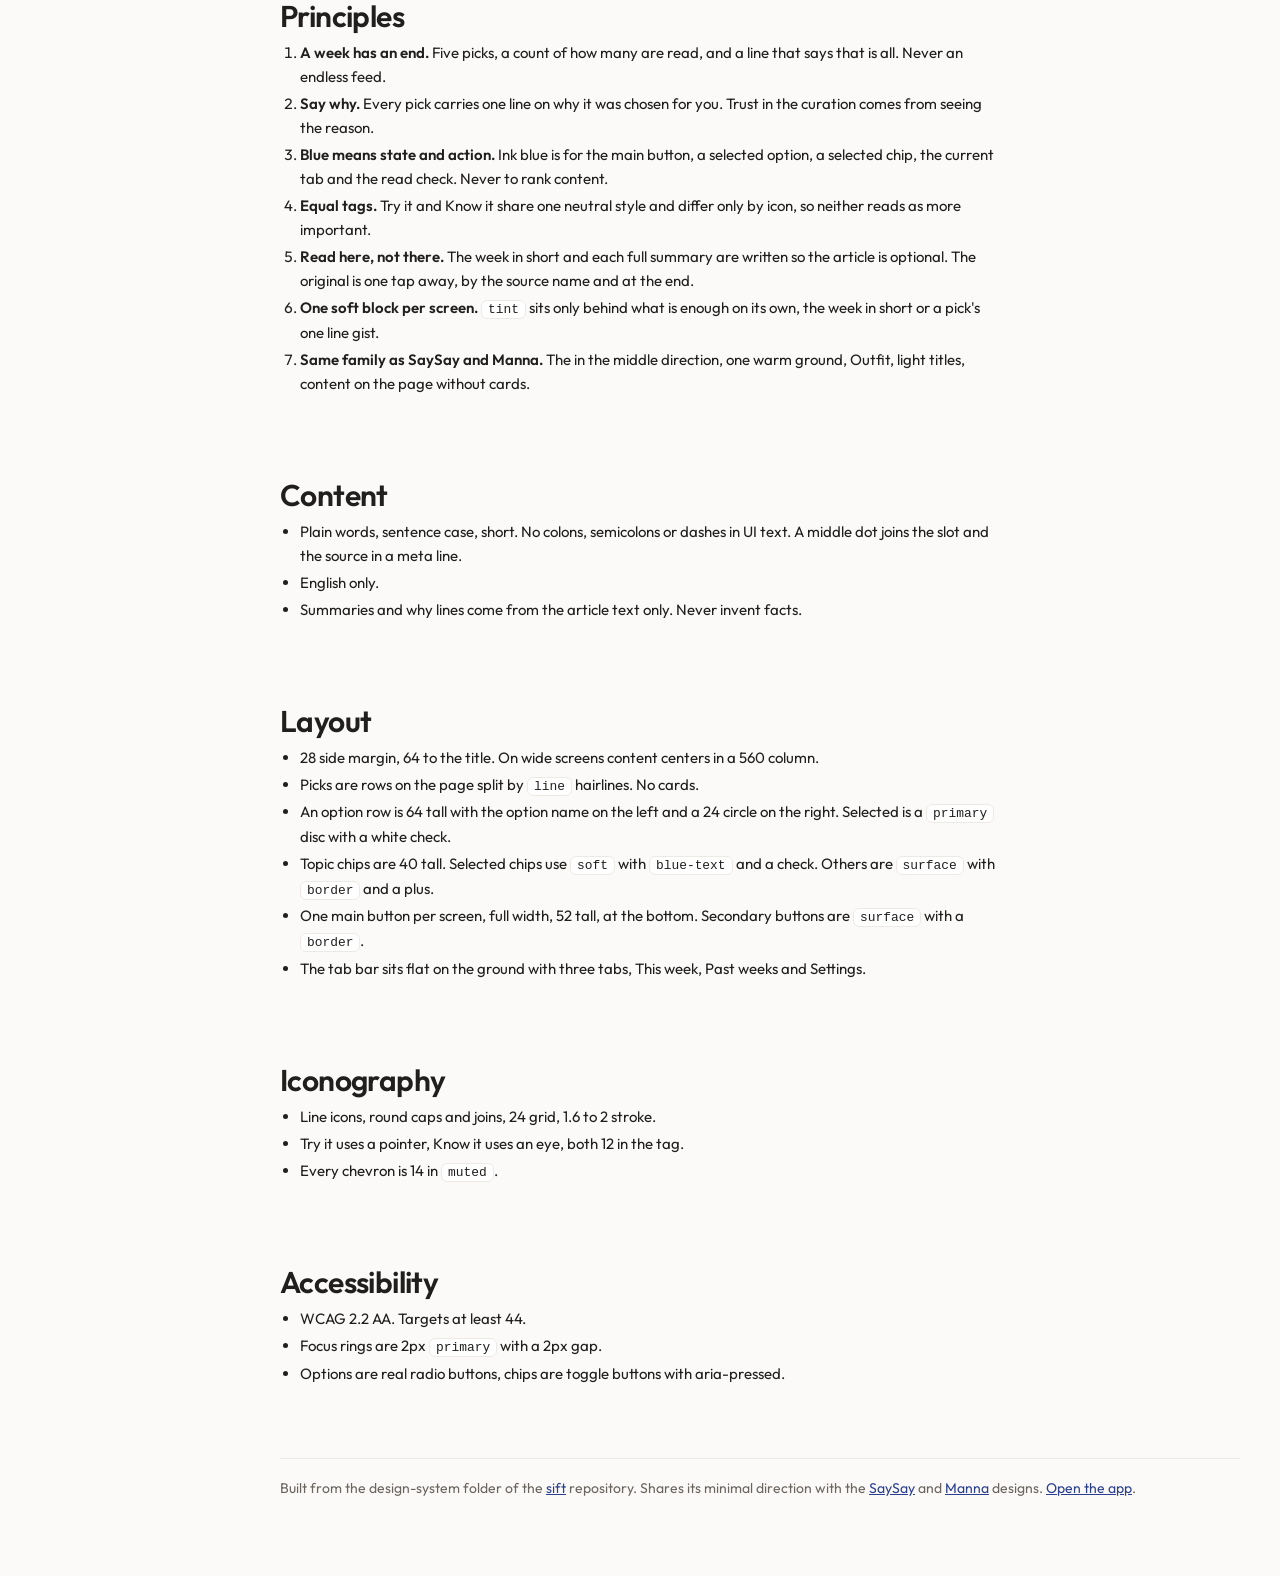
<file: design-system/index.html>
<!doctype html>
<html lang="en">
<head>
<meta charset="utf-8">
<meta name="viewport" content="width=device-width, initial-scale=1">
<title>Sift design system</title>
<link rel="icon" type="image/svg+xml" href="../icon.svg">
<meta name="description" content="Colours, type, components and rules of Sift, five design and AI reads a week chosen for where you are going.">
<link rel="stylesheet" href="https://fonts.googleapis.com/css2?family=Outfit:wght@300;400;500&display=swap">
<style>
:root {
  --bg: #FCFAF8;
  --surface: #FFFFFF;
  --ink: #211F1D;
  --muted: #6B6560;
  --tag-text: #4F4844;
  --line: #EDE9E5;
  --border: #E2DDD8;
  --ring: #B9B1AB;
  --chip: #F1EDEA;
  --tint: #F4F1EE;
  --primary: #2F4BA8;
  --blue-text: #2A3F8F;
  --soft: #E9EDF8;
  --danger: #A8321E;
  --space-1: 4px;
  --space-2: 8px;
  --space-3: 12px;
  --space-4: 28px;
  --row-pad: 14px;
  --gutter: 28px;
  --top: 64px;
  --radius-field: 14px;
  --radius-block: 20px;
  --radius-pill: 999px;

  --size-button: 52px;
  --size-option: 64px;
  --size-chip: 40px;
  --size-round: 44px;
  --size-nav: 56px;
  --font-sans: Outfit, -apple-system, system-ui, sans-serif;
}
.hero { font-family: var(--font-sans); font-size: 34px; line-height: 40px; font-weight: 300; letter-spacing: -0.6px; }
.title { font-family: var(--font-sans); font-size: 28px; line-height: 34px; font-weight: 300; letter-spacing: -0.4px; }
.pick { font-family: var(--font-sans); font-size: 17px; line-height: 23px; font-weight: 400; }
.body { font-family: var(--font-sans); font-size: 17px; line-height: 25px; font-weight: 400; }
.button { font-family: var(--font-sans); font-size: 17px; line-height: 22px; font-weight: 500; }
.lead { font-family: var(--font-sans); font-size: 15px; line-height: 22px; font-weight: 400; }
.small { font-family: var(--font-sans); font-size: 13px; line-height: 18px; font-weight: 400; }
.tag { font-family: var(--font-sans); font-size: 12px; line-height: 16px; font-weight: 400; }
.tab { font-family: var(--font-sans); font-size: 11px; line-height: 14px; font-weight: 400; }

* { box-sizing: border-box; }
html { scroll-behavior: smooth; scroll-padding-top: 24px; }
body { margin: 0; background: var(--bg); color: var(--ink); font-family: var(--font-sans); -webkit-font-smoothing: antialiased; }
.layout { display: grid; grid-template-columns: 240px minmax(0, 1fr); max-width: 1280px; margin: 0 auto; }
aside { position: sticky; top: 0; height: 100vh; overflow-y: auto; padding: 32px 20px 32px 28px; border-right: 1px solid var(--line); }
aside > .brand { font-size: 12px; font-weight: 600; letter-spacing: .08em; text-transform: uppercase; color: var(--muted); margin-bottom: 18px; }
aside a { display: block; padding: 6px 10px; margin: 0 -10px; border-radius: 8px; color: var(--ink); text-decoration: none; font-size: 15px; }
aside a:hover { background: var(--surface); }
aside .label { font-size: 12px; font-weight: 600; letter-spacing: .08em; text-transform: uppercase; color: var(--muted); margin: 22px 0 6px; }
main { padding: 32px 40px 96px; min-width: 0; }
.cover { border-radius: 20px; overflow: hidden; border: 1px solid var(--line); background: var(--bg); }
.cover > .cv { width: 100% !important; }
h1 { font-size: 44px; font-weight: 600; letter-spacing: -.02em; margin: 36px 0 8px; }
h2.sec { font-size: 30px; font-weight: 600; letter-spacing: -.02em; margin: 72px 0 6px; padding-top: 8px; }
h3 { font-size: 20px; font-weight: 600; margin: 32px 0 8px; }
.lead { font-size: 17px; line-height: 1.55; color: var(--muted); max-width: 680px; margin: 0; }
.prose { max-width: 720px; font-size: 15px; line-height: 1.6; }
.prose p { margin: 0 0 10px; } .prose ul, .prose ol { margin: 0 0 14px; padding-left: 20px; } .prose li { margin: 3px 0; }
.prose h3 { font-size: 17px; margin: 22px 0 6px; } .prose b { font-weight: 600; }
code { font-family: ui-monospace, SFMono-Regular, Menlo, monospace; font-size: .86em; background: var(--surface); border: 1px solid var(--line); border-radius: 6px; padding: 1px 6px; }
.table { overflow-x: auto; margin: 6px 0 16px; border: 1px solid var(--line); border-radius: 14px; background: var(--surface); }
table { border-collapse: collapse; width: 100%; font-size: 14px; }
th, td { text-align: left; padding: 10px 14px; border-bottom: 1px solid var(--line); vertical-align: top; }
th { font-size: 12px; font-weight: 600; letter-spacing: .06em; text-transform: uppercase; color: var(--muted); }
tr:last-child td { border-bottom: 0; }
.group { margin-top: 28px; } .group h3 { margin: 0 0 2px; } .group .use { color: var(--muted); font-size: 14px; margin: 0 0 12px; }
.swatches { display: grid; grid-template-columns: repeat(auto-fill, minmax(200px, 1fr)); gap: 12px; }
.sw { background: var(--surface); border: 1px solid var(--line); border-radius: 14px; overflow: hidden; }
.sw .chip { height: 72px; border-bottom: 1px solid var(--line); }
.sw .meta { padding: 10px 12px 12px; font-size: 13px; line-height: 1.45; }
.sw .meta b { font-size: 14px; font-weight: 600; } .sw .meta span { color: var(--muted); float: right; font-family: ui-monospace, Menlo, monospace; font-size: 12px; }
.sw .meta p { color: var(--muted); margin: 6px 0 0; }
.specimens { background: var(--surface); border: 1px solid var(--line); border-radius: 16px; }
.spec { display: grid; grid-template-columns: 200px minmax(0, 1fr); gap: 20px; padding: 18px 20px; border-bottom: 1px solid var(--line); align-items: baseline; }
.spec:last-child { border-bottom: 0; }
.spec .info { font-size: 13px; color: var(--muted); line-height: 1.5; } .spec .info b { color: var(--ink); font-weight: 600; font-size: 14px; display: block; }
.spec .sample { min-width: 0; overflow-wrap: anywhere; }
.scales { display: grid; grid-template-columns: repeat(auto-fill, minmax(280px, 1fr)); gap: 16px; }
.scale { background: var(--surface); border: 1px solid var(--line); border-radius: 16px; padding: 6px 16px; }
.scale h3 { font-size: 13px; letter-spacing: .08em; text-transform: uppercase; color: var(--muted); margin: 10px 0 4px; }
.step { display: grid; grid-template-columns: 110px 60px minmax(0, 1fr); gap: 10px; align-items: center; padding: 8px 0; border-top: 1px solid var(--line); font-size: 13px; }
.step b { font-weight: 600; } .step .v { color: var(--muted); font-family: ui-monospace, Menlo, monospace; font-size: 12px; }
.bar { height: 10px; background: var(--primary); border-radius: 3px; } .box { width: 34px; height: 34px; background: var(--soft); border: 1px solid var(--line); }
.comp { margin-top: 28px; background: var(--surface); border: 1px solid var(--line); border-radius: 20px; overflow: hidden; }
.comp .stage { background: var(--bg); padding: 28px; border-bottom: 1px solid var(--line); overflow-x: auto; display: flex; justify-content: center; }
.comp .guide { padding: 20px 24px 22px; }
.comp .guide h3 { margin: 0 0 4px; font-size: 22px; } .comp .guide .lead { font-size: 15px; margin-bottom: 10px; }
.comp .guide ul { margin: 0; padding-left: 18px; font-size: 14px; line-height: 1.6; color: var(--ink); } .comp .guide li { margin: 3px 0; }
footer { margin-top: 72px; padding-top: 20px; border-top: 1px solid var(--line); font-size: 14px; color: var(--muted); }
footer a, .prose a { color: var(--blue-text); }
.back { width: 44px; height: 44px; border-radius: 999px; background: var(--chip); color: var(--ink); display: flex; align-items: center; justify-content: center; margin-bottom: 24px; }
@media (max-width: 860px) {
  .layout { display: block; }
  aside { display: none; }
  main { padding: calc(56px + env(safe-area-inset-top, 0px)) 28px 72px; }
  h1 { font-size: 34px; } h2.sec { font-size: 26px; margin-top: 56px; }
  .spec { grid-template-columns: 1fr; gap: 6px; }
  .comp .stage { padding: 16px; justify-content: flex-start; }
  .cover .cv { height: 220px !important; } .cover .cv svg { display: none; } .cover .nm { font-size: 64px !important; } .cover .txt { left: 24px !important; right: 24px !important; bottom: 24px !important; }
}
</style>
</head>
<body>
<div class="layout">
<aside>
  <div class="brand">Sift</div>
  <a href="#overview">Overview</a><a href="#colour">Colour</a><a href="#type">Type</a><a href="#scale">Spacing and shape</a>
  <div class="label">Components</div>
  <a href="#pickrow">Pick Row</a><a href="#tag">Tag</a><a href="#mainbutton">Main Button</a><a href="#optionrow">Option Row</a><a href="#topicchip">Topic Chip</a><a href="#tabbar">Tab Bar</a>
  <div class="label">Guidelines</div>
  <a href="#principles">Principles</a><a href="#content">Content</a><a href="#layout">Layout</a><a href="#iconography">Iconography</a><a href="#accessibility">Accessibility</a>
</aside>
<main>
  <a class="back" href="../#/settings" aria-label="Back to Sift"><svg aria-hidden="true" width="20" height="20" viewBox="0 0 24 24" fill="none" stroke="currentColor" stroke-width="2" stroke-linecap="round" stroke-linejoin="round"><path d="M15 5l-7 7 7 7"/></svg></a>
  <div class="cover" id="overview">
<div class="cv" style="height:280px;background:var(--bg);font-family:var(--font-sans);position:relative;overflow:hidden"><div class="txt" style="position:absolute;left:40px;right:40px;bottom:40px"><div class="nm" style="font-size:96px;line-height:1;font-weight:500;letter-spacing:-2px;color:var(--primary)">Sift</div><div style="margin-top:12px;font-size:17px;color:var(--muted)">Five picks a week, chosen for where you are going</div></div></div>
</div>
  <h1>Sift design system</h1>
  <div class="prose"><p class="lead">Five picks a week, chosen for where you are going. Sift reads trusted design and AI sources, and every week picks five reads for your role, your goal and your topics. When you finish the five, you are done for the week.</p></div>

  <h2 class="sec" id="colour">Colour</h2>
  <p class="lead">Every colour has one job. Text colours pass 4.5 to 1 where they are used.</p>
  <div class="group"><h3>Action and state</h3><p class="use">Main button, selected option, selected chip, current tab, read check, Why you</p><div class="swatches"><div class="sw"><div class="chip" style="background:#2F4BA8"></div><div class="meta"><b>primary</b><span>#2F4BA8</span><p>Ink blue fill for the one main action and the selected option. Also the read check. Text on it is white, 7.7 to 1.</p></div></div><div class="sw"><div class="chip" style="background:#2A3F8F"></div><div class="meta"><b>blue-text</b><span>#2A3F8F</span><p>Blue for text. The current tab, Why you, links and selected chips. 9.2 to 1 on bg, 8.1 on soft.</p></div></div><div class="sw"><div class="chip" style="background:#E9EDF8"></div><div class="meta"><b>soft</b><span>#E9EDF8</span><p>Behind a selected topic chip. Text on it uses blue-text.</p></div></div></div></div><div class="group"><h3>Ground</h3><p class="use">Screens, secondary buttons, fields, hairlines</p><div class="swatches"><div class="sw"><div class="chip" style="background:#FCFAF8"></div><div class="meta"><b>bg</b><span>#FCFAF8</span><p>The one warm ground on every screen. Same as the SaySay middle direction.</p></div></div><div class="sw"><div class="chip" style="background:#FFFFFF"></div><div class="meta"><b>surface</b><span>#FFFFFF</span><p>Secondary buttons, unselected topic chips and the keyword field.</p></div></div><div class="sw"><div class="chip" style="background:#EDE9E5"></div><div class="meta"><b>line</b><span>#EDE9E5</span><p>Hairlines between rows and sections.</p></div></div><div class="sw"><div class="chip" style="background:#E2DDD8"></div><div class="meta"><b>border</b><span>#E2DDD8</span><p>Borders of secondary buttons, unselected chips and the keyword field.</p></div></div></div></div><div class="group"><h3>Text</h3><p class="use">Content, meta lines, tags</p><div class="swatches"><div class="sw"><div class="chip" style="background:#211F1D"></div><div class="meta"><b>ink</b><span>#211F1D</span><p>Titles, pick titles and body text. 16 to 1 on bg.</p></div></div><div class="sw"><div class="chip" style="background:#6B6560"></div><div class="meta"><b>muted</b><span>#6B6560</span><p>Meta lines, dates, labels, read titles and inactive tabs. 5.6 to 1 on bg.</p></div></div><div class="sw"><div class="chip" style="background:#4F4844"></div><div class="meta"><b>tag-text</b><span>#4F4844</span><p>Text and icon in the Try it and Know it tag. 7.6 to 1 on chip.</p></div></div></div></div><div class="group"><h3>Quiet</h3><p class="use">Tags, round buttons, segmented track, empty option circle</p><div class="swatches"><div class="sw"><div class="chip" style="background:#F1EDEA"></div><div class="meta"><b>chip</b><span>#F1EDEA</span><p>Round buttons, the segmented control track and the Try it and Know it tag.</p></div></div><div class="sw"><div class="chip" style="background:#B9B1AB"></div><div class="meta"><b>ring</b><span>#B9B1AB</span><p>The empty circle of an unselected option. Graphic only.</p></div></div><div class="sw"><div class="chip" style="background:#F4F1EE"></div><div class="meta"><b>tint</b><span>#F4F1EE</span><p>Soft ground behind the one block per screen that is enough on its own. The week in short, and the one line gist of a pick. Never on rows or points.</p></div></div></div></div><div class="group"><h3>Danger</h3><p class="use">Reset only</p><div class="swatches"><div class="sw"><div class="chip" style="background:#A8321E"></div><div class="meta"><b>danger</b><span>#A8321E</span><p>Reset only. 6.4 to 1 on bg.</p></div></div></div></div>

  <h2 class="sec" id="type">Type</h2>
  <p class="lead">One typeface, Outfit. Sizes shown at real size.</p>
  <div class="specimens"><div class="spec"><div class="info"><b>hero</b>34px · 300 · -0.6px<br>The first open headline only.</div><div class="sample hero">Five picks a week</div></div><div class="spec"><div class="info"><b>title</b>28px · 300 · -0.4px<br>Screen titles and the title of an opened pick.</div><div class="sample title">This week</div></div><div class="spec"><div class="info"><b>pick</b>17px · 400<br>Pick titles in a list and option names.</div><div class="sample pick">Building eval systems that improve your AI product</div></div><div class="spec"><div class="info"><b>body</b>17px · 400<br>Why you, In short and other reading text.</div><div class="sample body">Deciding what a good AI answer looks like is becoming design work.</div></div><div class="spec"><div class="info"><b>button</b>17px · 500<br>Full width buttons.</div><div class="sample button">Read the article</div></div><div class="spec"><div class="info"><b>lead</b>15px · 400<br>The line under a title, chip labels and the segmented control.</div><div class="sample lead">Your role sets which kinds of reads come first.</div></div><div class="spec"><div class="info"><b>small</b>13px · 400<br>Meta lines, dates, section labels like Why you. 500 for section labels.</div><div class="sample small">AI quality · Lenny's</div></div><div class="spec"><div class="info"><b>tag</b>12px · 400<br>The Try it and Know it tag.</div><div class="sample tag">Try it</div></div><div class="spec"><div class="info"><b>tab</b>11px · 400<br>Tab labels. 500 on the current tab.</div><div class="sample tab">This week</div></div></div>

  <h2 class="sec" id="scale">Spacing and shape</h2>
  <div class="scales">
    <div class="scale"><h3>Spacing</h3><div class="step"><b>space-1</b><span class="v">4px</span><div class="bar" style="width:4px"></div></div><div class="step"><b>space-2</b><span class="v">8px</span><div class="bar" style="width:8px"></div></div><div class="step"><b>space-3</b><span class="v">12px</span><div class="bar" style="width:12px"></div></div><div class="step"><b>space-4</b><span class="v">28px</span><div class="bar" style="width:28px"></div></div><div class="step"><b>row-pad</b><span class="v">14px</span><div class="bar" style="width:14px"></div></div><div class="step"><b>gutter</b><span class="v">28px</span><div class="bar" style="width:28px"></div></div><div class="step"><b>top</b><span class="v">64px</span><div class="bar" style="width:64px"></div></div></div>
    <div class="scale"><h3>Radius</h3><div class="step"><b>radius-field</b><span class="v">14px</span><div class="box" style="border-radius:14px"></div></div><div class="step"><b>radius-block</b><span class="v">20px</span><div class="box" style="border-radius:20px"></div></div><div class="step"><b>radius-pill</b><span class="v">999px</span><div class="box" style="border-radius:999px"></div></div></div>
    <div class="scale"><h3>Size</h3><div class="step"><b>size-button</b><span class="v">52px</span><span class="v">Height of full width buttons.</span></div><div class="step"><b>size-option</b><span class="v">64px</span><span class="v">Smallest height of an option row.</span></div><div class="step"><b>size-chip</b><span class="v">40px</span><span class="v">Height of a topic chip.</span></div><div class="step"><b>size-round</b><span class="v">44px</span><span class="v">Round buttons like back, and the smallest tap target.</span></div><div class="step"><b>size-nav</b><span class="v">56px</span><span class="v">Height of the tab bar.</span></div></div>
  </div>

  <h2 class="sec" id="components">Components</h2>
  <p class="lead">Each one as it appears in the app, with the rules that go with it.</p>
  <section class="comp" id="pickrow"><div class="stage">
<div style="font-family:var(--font-sans);background:var(--bg);color:var(--ink);padding:16px;width:340px;display:flex;flex-direction:column;gap:0"><a href="#" style="text-decoration:none;color:inherit;display:flex;align-items:center;gap:12px;padding:14px 0;border-bottom:1px solid var(--line)"><span style="flex:1;display:flex;flex-direction:column;gap:4px"><span style="display:flex;align-items:center;gap:8px"><span style="font-size:13px;line-height:18px;color:var(--muted)">AI quality · Lenny's</span><span style="display:inline-flex;align-items:center;gap:4px;font-size:12px;line-height:16px;padding:2px 8px 2px 6px;border-radius:999px;background:var(--chip);color:var(--tag-text)"><svg aria-hidden="true" width="12" height="12" viewBox="0 0 24 24" fill="none" stroke="currentColor" stroke-width="2" stroke-linecap="round" stroke-linejoin="round"><path d="M5.5 4.5l13 7-5.5 1.8L11 19.5z"/></svg>Try it</span></span><span style="font-size:17px;line-height:23px">Building eval systems that improve your AI product</span></span><svg aria-hidden="true" width="14" height="14" viewBox="0 0 24 24" fill="none" stroke="var(--muted)" stroke-width="1.6" stroke-linecap="round" stroke-linejoin="round"><path d="M9 5l7 7-7 7"/></svg></a><a href="#" style="text-decoration:none;color:inherit;display:flex;align-items:center;gap:12px;padding:14px 0"><span style="flex:1;display:flex;flex-direction:column;gap:4px"><span style="display:flex;align-items:center;gap:8px"><span style="font-size:13px;line-height:18px;color:var(--muted)">Big this week · TLDR Design</span><span style="display:inline-flex;align-items:center;gap:4px;font-size:12px;line-height:16px;padding:2px 8px 2px 6px;border-radius:999px;background:var(--chip);color:var(--tag-text)"><svg aria-hidden="true" width="12" height="12" viewBox="0 0 24 24" fill="none" stroke="currentColor" stroke-width="2" stroke-linecap="round" stroke-linejoin="round"><path d="M2 12s3.5-6 10-6 10 6 10 6-3.5 6-10 6S2 12 2 12z"/><circle cx="12" cy="12" r="2.5"/></svg>Know it</span></span><span style="font-size:17px;line-height:23px;color:var(--muted)">Figma adds code layers, motion and shaders to the canvas</span></span><svg role="img" aria-label="Read" width="20" height="20" viewBox="0 0 24 24" fill="none" stroke="var(--primary)" stroke-width="1.8" stroke-linecap="round" stroke-linejoin="round"><circle cx="12" cy="12" r="9"/><path d="M8 12.5l2.5 2.5L16 9.5"/></svg></a></div>
</div><div class="guide"><h3>Pick Row</h3><p class="lead">One of the five picks on This week.</p><ul><li>Meta line in <code>small</code> <code>muted</code>, the slot and the source joined by a middle dot, then the tag.</li><li>Title in <code>pick</code>, up to three lines.</li><li>A chevron on the right. When read, the title turns <code>muted</code> and the chevron becomes the <code>primary</code> check.</li><li>Rows are split by a <code>line</code> hairline, 14 above and below.</li></ul></div></section>
<section class="comp" id="tag"><div class="stage">
<div style="font-family:var(--font-sans);background:var(--bg);color:var(--ink);padding:16px;width:340px;display:flex;flex-direction:row;gap:12px"><span style="display:inline-flex;align-items:center;gap:4px;font-size:12px;line-height:16px;padding:2px 8px 2px 6px;border-radius:999px;background:var(--chip);color:var(--tag-text)"><svg aria-hidden="true" width="12" height="12" viewBox="0 0 24 24" fill="none" stroke="currentColor" stroke-width="2" stroke-linecap="round" stroke-linejoin="round"><path d="M5.5 4.5l13 7-5.5 1.8L11 19.5z"/></svg>Try it</span><span style="display:inline-flex;align-items:center;gap:4px;font-size:12px;line-height:16px;padding:2px 8px 2px 6px;border-radius:999px;background:var(--chip);color:var(--tag-text)"><svg aria-hidden="true" width="12" height="12" viewBox="0 0 24 24" fill="none" stroke="currentColor" stroke-width="2" stroke-linecap="round" stroke-linejoin="round"><path d="M2 12s3.5-6 10-6 10 6 10 6-3.5 6-10 6S2 12 2 12z"/><circle cx="12" cy="12" r="2.5"/></svg>Know it</span></div>
</div><div class="guide"><h3>Tag</h3><p class="lead">Try it or Know it on every pick.</p><ul><li>Both share one style, <code>chip</code> fill with <code>tag-text</code>, so neither reads as more important.</li><li>Try it has a pointer icon, Know it an eye. 12 icons, centered in the box.</li><li>Try it means something to use this week. Know it means news or context.</li></ul></div></section>
<section class="comp" id="mainbutton"><div class="stage">
<div style="font-family:var(--font-sans);background:var(--bg);color:var(--ink);padding:16px;width:340px;display:flex;flex-direction:column;gap:12px"><button type="button" style="height:52px;border:0;border-radius:999px;background:var(--primary);color:#fff;font-family:var(--font-sans);font-size:17px;font-weight:500">Read the article</button><button type="button" style="height:52px;border:1px solid var(--border);border-radius:999px;background:var(--surface);color:var(--ink);font-family:var(--font-sans);font-size:17px">Mark as read</button></div>
</div><div class="guide"><h3>Main Button</h3><p class="lead">The one action on a screen, like Continue or Read the article.</p><ul><li><code>primary</code> fill, white text in <code>button</code>, <code>size-button</code> tall, full width, <code>radius-pill</code>.</li><li>A secondary button below it is <code>surface</code> with a <code>border</code> and <code>ink</code> text.</li></ul></div></section>
<section class="comp" id="optionrow"><div class="stage">
<div style="font-family:var(--font-sans);background:var(--bg);color:var(--ink);padding:16px;width:340px;display:flex;flex-direction:column;gap:0"><button type="button" role="radio" aria-checked="false" style="all:unset;min-height:64px;display:flex;align-items:center;gap:12px;border-bottom:1px solid var(--line)"><span style="flex:1;display:flex;flex-direction:column;gap:2px"><span style="font-size:17px">Grow in my current role</span><span style="font-size:13px;color:var(--muted)">Sharper craft and methods</span></span><svg aria-hidden="true" width="24" height="24" viewBox="0 0 24 24"><circle cx="12" cy="12" r="10.5" fill="none" stroke="var(--ring)" stroke-width="1.5"/></svg></button><button type="button" role="radio" aria-checked="true" style="all:unset;min-height:64px;display:flex;align-items:center;gap:12px"><span style="flex:1;display:flex;flex-direction:column;gap:2px"><span style="font-size:17px;font-weight:500">Move into AI product design</span><span style="font-size:13px;color:var(--muted)">Patterns, trust and quality for AI</span></span><svg aria-hidden="true" width="24" height="24" viewBox="0 0 24 24"><circle cx="12" cy="12" r="11" fill="var(--primary)"/><path d="M7.5 12.5l3 3 6-6.5" fill="none" stroke="#fff" stroke-width="2" stroke-linecap="round" stroke-linejoin="round"/></svg></button></div>
</div><div class="guide"><h3>Option Row</h3><p class="lead">One choice in Your role and Your goal.</p><ul><li>64 tall, name in <code>pick</code>, an optional hint in <code>small</code> <code>muted</code>.</li><li>A 24 circle on the right. Selected is a <code>primary</code> disc with a white check and the name in 500.</li><li>A real radio button inside a radiogroup.</li></ul></div></section>
<section class="comp" id="topicchip"><div class="stage">
<div style="font-family:var(--font-sans);background:var(--bg);color:var(--ink);padding:16px;width:340px;display:flex;flex-direction:row;flex-wrap:wrap;gap:12px"><button type="button" aria-pressed="true" style="height:40px;padding:0 14px 0 10px;border:0;border-radius:999px;background:var(--soft);color:var(--blue-text);font-family:var(--font-sans);font-size:15px;font-weight:500;display:inline-flex;align-items:center;gap:6px"><svg aria-hidden="true" width="16" height="16" viewBox="0 0 24 24" fill="none" stroke="currentColor" stroke-width="2.2" stroke-linecap="round" stroke-linejoin="round"><path d="M5 12.5l4.5 4.5L19 7.5"/></svg>Trust and transparency</button><button type="button" aria-pressed="false" style="height:40px;padding:0 14px 0 10px;border:1px solid var(--border);border-radius:999px;background:var(--surface);color:var(--ink);font-family:var(--font-sans);font-size:15px;display:inline-flex;align-items:center;gap:6px"><svg aria-hidden="true" width="16" height="16" viewBox="0 0 24 24" fill="none" stroke="currentColor" stroke-width="2" stroke-linecap="round"><path d="M12 5v14M5 12h14"/></svg>Accessibility</button></div>
</div><div class="guide"><h3>Topic Chip</h3><p class="lead">A topic on Your topics.</p><ul><li>40 tall in <code>lead</code>.</li><li>Selected is <code>soft</code> with <code>blue-text</code>, 500 and a check. Not selected is <code>surface</code> with a <code>border</code> and a plus.</li><li>A toggle button with aria-pressed.</li></ul></div></section>
<section class="comp" id="tabbar"><div class="stage">
<div style="font-family:var(--font-sans);background:var(--bg);color:var(--ink);padding:16px;width:340px;display:flex;flex-direction:column;gap:12px"><nav style="height:56px;display:flex;justify-content:space-between"><a href="#" aria-current="page" style="width:96px;display:flex;flex-direction:column;align-items:center;justify-content:center;gap:3px;font-size:11px;font-weight:500;color:var(--blue-text);text-decoration:none"><svg aria-hidden="true" width="22" height="22" viewBox="0 0 24 24" fill="none" stroke="currentColor" stroke-width="1.6" stroke-linecap="round"><path d="M4 6h16M4 12h16M4 18h10"/></svg>This week</a><a href="#" style="width:96px;display:flex;flex-direction:column;align-items:center;justify-content:center;gap:3px;font-size:11px;color:var(--muted);text-decoration:none"><svg aria-hidden="true" width="22" height="22" viewBox="0 0 24 24" fill="none" stroke="currentColor" stroke-width="1.6" stroke-linecap="round" stroke-linejoin="round"><rect x="3" y="4" width="18" height="5" rx="1.5"/><path d="M5 9v9a2 2 0 0 0 2 2h10a2 2 0 0 0 2-2V9M10 13h4"/></svg>Past weeks</a><a href="#" style="width:96px;display:flex;flex-direction:column;align-items:center;justify-content:center;gap:3px;font-size:11px;color:var(--muted);text-decoration:none"><svg aria-hidden="true" width="22" height="22" viewBox="0 0 24 24" fill="none" stroke="currentColor" stroke-width="1.6"><circle cx="12" cy="12" r="3"/><circle cx="12" cy="12" r="8"/></svg>Settings</a></nav></div>
</div><div class="guide"><h3>Tab Bar</h3><p class="lead">Three tabs, This week, Past weeks and Settings.</p><ul><li>Flat on the ground, <code>size-nav</code> tall, no shadow.</li><li>Labels in <code>tab</code>. The current tab is <code>blue-text</code> and 500, others <code>muted</code>.</li></ul></div></section>

  <h2 class="sec" id="principles">Principles</h2><div class="prose"><ol><li><b>A week has an end.</b> Five picks, a count of how many are read, and a line that says that is all. Never an endless feed.</li><li><b>Say why.</b> Every pick carries one line on why it was chosen for you. Trust in the curation comes from seeing the reason.</li><li><b>Blue means state and action.</b> Ink blue is for the main button, a selected option, a selected chip, the current tab and the read check. Never to rank content.</li><li><b>Equal tags.</b> Try it and Know it share one neutral style and differ only by icon, so neither reads as more important.</li><li><b>Read here, not there.</b> The week in short and each full summary are written so the article is optional. The original is one tap away, by the source name and at the end.</li><li><b>One soft block per screen.</b> <code>tint</code> sits only behind what is enough on its own, the week in short or a pick's one line gist.</li><li><b>Same family as SaySay and Manna.</b> The in the middle direction, one warm ground, Outfit, light titles, content on the page without cards.</li></ol></div>
<h2 class="sec" id="content">Content</h2><div class="prose"><ul><li>Plain words, sentence case, short. No colons, semicolons or dashes in UI text. A middle dot joins the slot and the source in a meta line.</li><li>English only.</li><li>Summaries and why lines come from the article text only. Never invent facts.</li></ul></div>
<h2 class="sec" id="layout">Layout</h2><div class="prose"><ul><li>28 side margin, 64 to the title. On wide screens content centers in a 560 column.</li><li>Picks are rows on the page split by <code>line</code> hairlines. No cards.</li><li>An option row is 64 tall with the option name on the left and a 24 circle on the right. Selected is a <code>primary</code> disc with a white check.</li><li>Topic chips are 40 tall. Selected chips use <code>soft</code> with <code>blue-text</code> and a check. Others are <code>surface</code> with <code>border</code> and a plus.</li><li>One main button per screen, full width, 52 tall, at the bottom. Secondary buttons are <code>surface</code> with a <code>border</code>.</li><li>The tab bar sits flat on the ground with three tabs, This week, Past weeks and Settings.</li></ul></div>
<h2 class="sec" id="iconography">Iconography</h2><div class="prose"><ul><li>Line icons, round caps and joins, 24 grid, 1.6 to 2 stroke.</li><li>Try it uses a pointer, Know it uses an eye, both 12 in the tag.</li><li>Every chevron is 14 in <code>muted</code>.</li></ul></div>
<h2 class="sec" id="accessibility">Accessibility</h2><div class="prose"><ul><li>WCAG 2.2 AA. Targets at least 44.</li><li>Focus rings are 2px <code>primary</code> with a 2px gap.</li><li>Options are real radio buttons, chips are toggle buttons with aria-pressed.</li></ul></div>

  <footer>Built from the design-system folder of the <a href="https://github.com/yeochoi/sift">sift</a> repository. Shares its minimal direction with the <a href="https://yeochoi.github.io/saysay/design-system/">SaySay</a> and <a href="https://yeochoi.github.io/manna/">Manna</a> designs. <a href="../">Open the app</a>.</footer>
</main>
</div>
</body>
</html>
</file>
<file: design-system/tokens.css>
/* Sift, generated from tokens.json. Edit tokens.json, then run node scripts/build-design-system.mjs */
:root {
  --bg: #FCFAF8;
  --surface: #FFFFFF;
  --ink: #211F1D;
  --muted: #6B6560;
  --tag-text: #4F4844;
  --line: #EDE9E5;
  --border: #E2DDD8;
  --ring: #B9B1AB;
  --chip: #F1EDEA;
  --tint: #F4F1EE;
  --primary: #2F4BA8;
  --blue-text: #2A3F8F;
  --soft: #E9EDF8;
  --danger: #A8321E;
  --space-1: 4px;
  --space-2: 8px;
  --space-3: 12px;
  --space-4: 28px;
  --row-pad: 14px;
  --gutter: 28px;
  --top: 64px;
  --radius-field: 14px;
  --radius-block: 20px;
  --radius-pill: 999px;

  --size-button: 52px;
  --size-option: 64px;
  --size-chip: 40px;
  --size-round: 44px;
  --size-nav: 56px;
  --font-sans: Outfit, -apple-system, system-ui, sans-serif;
}
.hero { font-family: var(--font-sans); font-size: 34px; line-height: 40px; font-weight: 300; letter-spacing: -0.6px; }
.title { font-family: var(--font-sans); font-size: 28px; line-height: 34px; font-weight: 300; letter-spacing: -0.4px; }
.pick { font-family: var(--font-sans); font-size: 17px; line-height: 23px; font-weight: 400; }
.body { font-family: var(--font-sans); font-size: 17px; line-height: 25px; font-weight: 400; }
.button { font-family: var(--font-sans); font-size: 17px; line-height: 22px; font-weight: 500; }
.lead { font-family: var(--font-sans); font-size: 15px; line-height: 22px; font-weight: 400; }
.small { font-family: var(--font-sans); font-size: 13px; line-height: 18px; font-weight: 400; }
.tag { font-family: var(--font-sans); font-size: 12px; line-height: 16px; font-weight: 400; }
.tab { font-family: var(--font-sans); font-size: 11px; line-height: 14px; font-weight: 400; }
</file>
